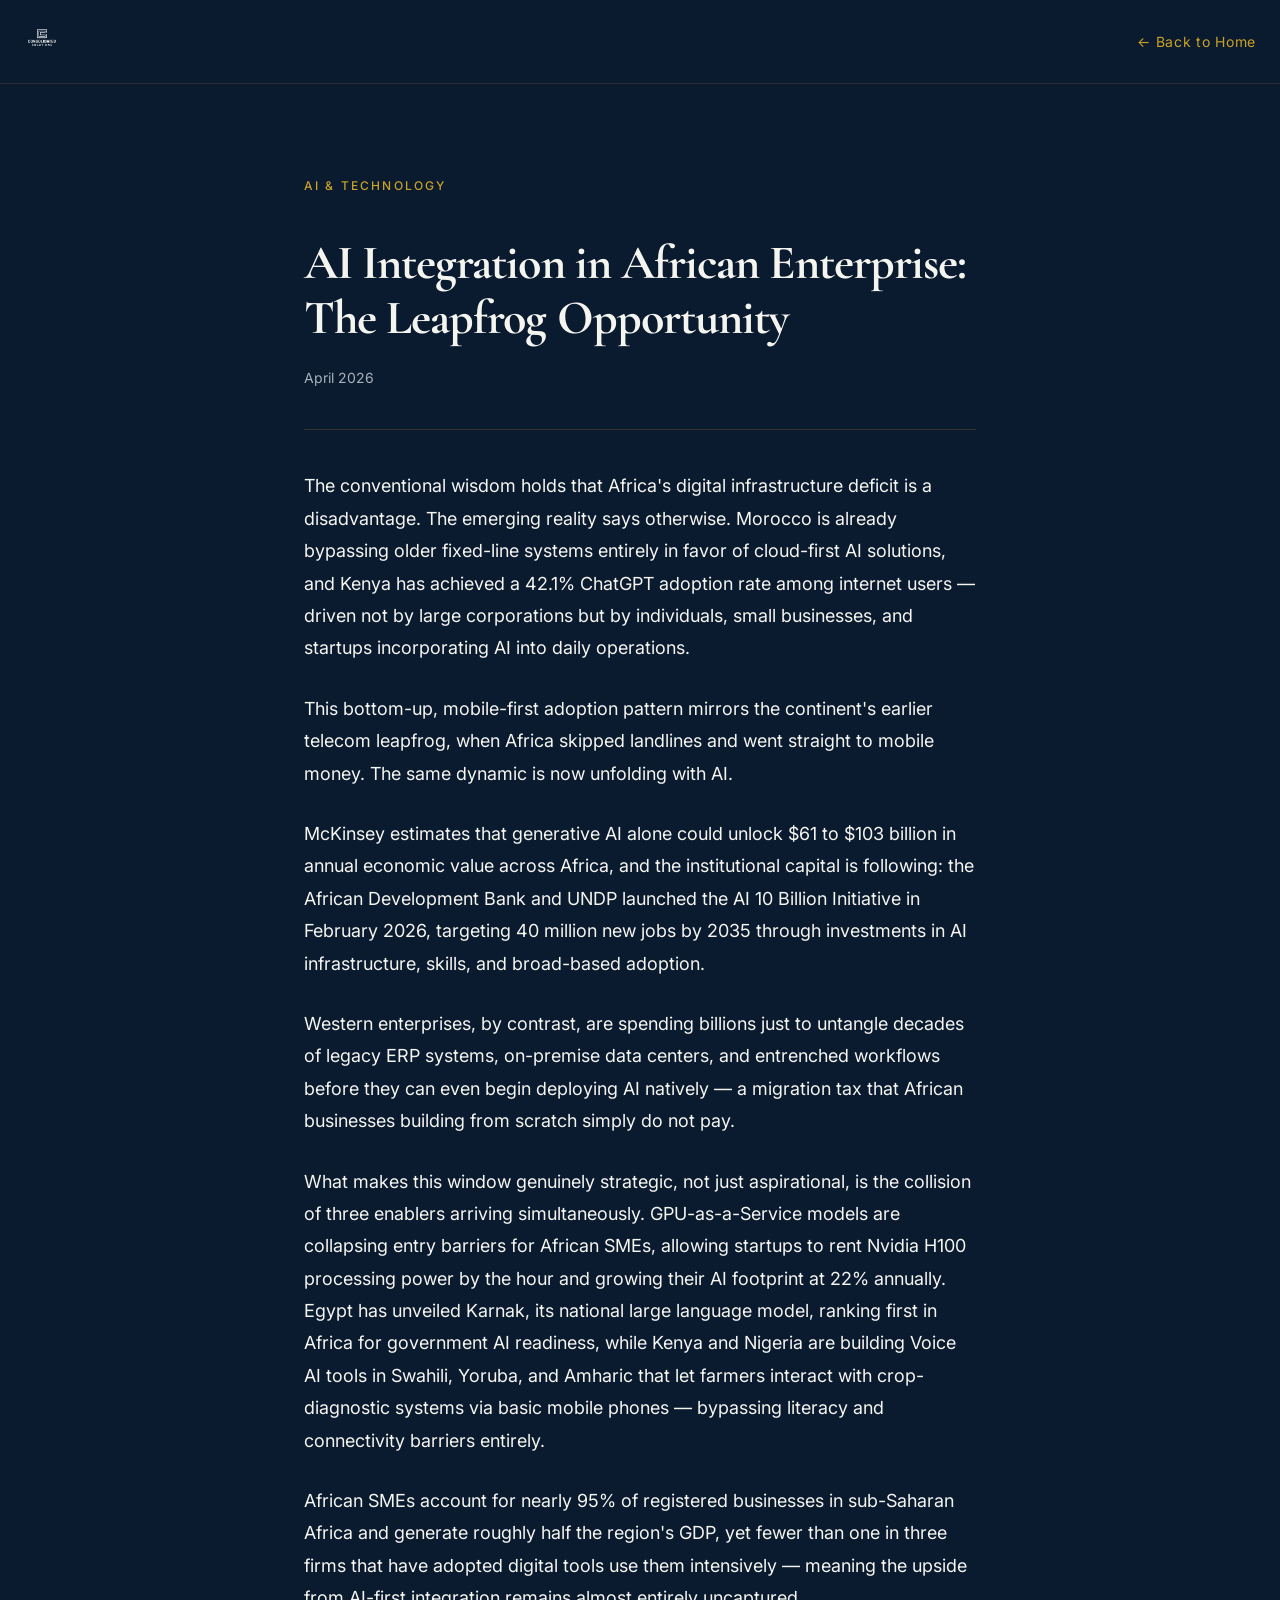
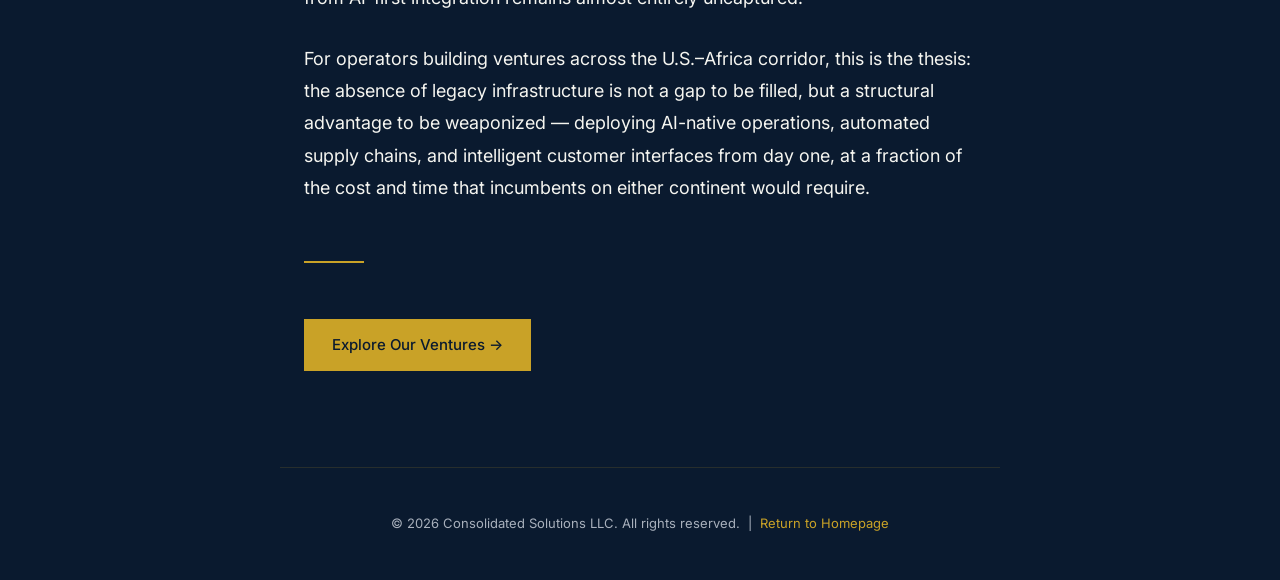
<file: insights/ai-integration-african-enterprise.html>
<!DOCTYPE html>
<html lang="en">
<head>
  <meta charset="UTF-8" />
  <meta name="viewport" content="width=device-width, initial-scale=1.0" />
  <title>AI Integration in African Enterprise: The Leapfrog Opportunity — Consolidated Solutions LLC</title>
  <meta name="description" content="African businesses are not burdened by legacy infrastructure. This creates a rare window to deploy AI-first operations from the ground up — skipping the migration cycles that hamper Western incumbents." />
  <meta property="og:title" content="AI Integration in African Enterprise: The Leapfrog Opportunity" />
  <meta property="og:description" content="African businesses are not burdened by legacy infrastructure. This creates a rare window to deploy AI-first operations from the ground up — skipping the migration cycles that hamper Western incumbents." />
  <meta property="og:type" content="article" />
  <meta property="og:url" content="https://www.consolidatedsolutionsgoc.com/insights/ai-integration-african-enterprise.html" />
  <link rel="canonical" href="https://www.consolidatedsolutionsgoc.com/insights/ai-integration-african-enterprise.html" />
  <link rel="icon" type="image/png" href="../assets/images/favicon.png" />
  <link rel="preconnect" href="https://fonts.googleapis.com" />
  <link rel="preconnect" href="https://fonts.gstatic.com" crossorigin />
  <link href="https://fonts.googleapis.com/css2?family=Cormorant+Garamond:wght@600;700&family=Inter:wght@400;500&display=swap" rel="stylesheet" />
  <link rel="stylesheet" href="../css/styles.css" />
  <style>
    body { background-color: #0A1A2F; color: #F5F5F0; }
    .article-nav {
      position: sticky;
      top: 0;
      z-index: 100;
      background-color: #0A1A2F;
      border-bottom: 1px solid rgba(201,162,39,0.15);
      padding: 1.25rem 0;
    }
    .article-nav-inner {
      max-width: 1280px;
      margin: 0 auto;
      padding: 0 1.5rem;
      display: flex;
      align-items: center;
      justify-content: space-between;
    }
    .back-link {
      font-family: 'Inter', sans-serif;
      font-size: 0.875rem;
      color: #C9A227;
      text-decoration: none;
      letter-spacing: 0.05em;
      transition: opacity 0.2s;
    }
    .back-link:hover { opacity: 0.75; }
    .article-body {
      max-width: 720px;
      margin: 0 auto;
      padding: 5rem 1.5rem 6rem;
    }
    .article-eyebrow {
      font-family: 'Inter', sans-serif;
      font-size: 0.75rem;
      font-weight: 500;
      letter-spacing: 0.18em;
      text-transform: uppercase;
      color: #C9A227;
      margin-bottom: 1.25rem;
    }
    .article-headline {
      font-family: 'Cormorant Garamond', serif;
      font-size: clamp(2rem, 5vw, 3rem);
      font-weight: 700;
      letter-spacing: -0.02em;
      line-height: 1.15;
      color: #F5F5F0;
      margin-bottom: 1.25rem;
    }
    .article-date {
      font-family: 'Inter', sans-serif;
      font-size: 0.875rem;
      color: #A8B0BC;
      margin-bottom: 2.5rem;
      padding-bottom: 2.5rem;
      border-bottom: 1px solid rgba(201,162,39,0.2);
    }
    .article-text p {
      font-family: 'Inter', sans-serif;
      font-size: 1.125rem;
      line-height: 1.8;
      color: #F5F5F0;
      margin-bottom: 1.75rem;
    }
    .article-divider {
      width: 60px;
      height: 2px;
      background-color: #C9A227;
      margin: 3.5rem 0;
    }
    .article-cta {
      display: inline-flex;
      align-items: center;
      gap: 0.5rem;
      font-family: 'Inter', sans-serif;
      font-size: 0.9375rem;
      font-weight: 500;
      color: #0A1A2F;
      background-color: #C9A227;
      padding: 0.875rem 1.75rem;
      text-decoration: none;
      transition: opacity 0.2s;
    }
    .article-cta:hover { opacity: 0.85; }
    .article-footer {
      border-top: 1px solid rgba(201,162,39,0.15);
      padding: 2rem 0;
      text-align: center;
      font-family: 'Inter', sans-serif;
      font-size: 0.8125rem;
      color: #A8B0BC;
      max-width: 720px;
      margin: 0 auto;
      padding-left: 1.5rem;
      padding-right: 1.5rem;
    }
    .article-footer a { color: #C9A227; text-decoration: none; }
    .article-footer a:hover { text-decoration: underline; }
  </style>
</head>
<body>

  <!-- Article Navigation -->
  <nav class="article-nav" aria-label="Article navigation">
    <div class="article-nav-inner">
      <a href="../index.html" aria-label="Consolidated Solutions LLC homepage">
        <img src="../assets/images/logo-white.png" alt="Consolidated Solutions LLC" height="36" style="height:36px;width:auto;" />
      </a>
      <a href="../index.html" class="back-link">← Back to Home</a>
    </div>
  </nav>

  <!-- Article Content -->
  <main>
    <article class="article-body">
      <p class="article-eyebrow">AI &amp; Technology</p>
      <h1 class="article-headline">AI Integration in African Enterprise: The Leapfrog Opportunity</h1>
      <p class="article-date">April 2026</p>

      <div class="article-text">
        <p>The conventional wisdom holds that Africa's digital infrastructure deficit is a disadvantage. The emerging reality says otherwise. Morocco is already bypassing older fixed-line systems entirely in favor of cloud-first AI solutions, and Kenya has achieved a 42.1% ChatGPT adoption rate among internet users — driven not by large corporations but by individuals, small businesses, and startups incorporating AI into daily operations.</p>

        <p>This bottom-up, mobile-first adoption pattern mirrors the continent's earlier telecom leapfrog, when Africa skipped landlines and went straight to mobile money. The same dynamic is now unfolding with AI.</p>

        <p>McKinsey estimates that generative AI alone could unlock $61 to $103 billion in annual economic value across Africa, and the institutional capital is following: the African Development Bank and UNDP launched the AI 10 Billion Initiative in February 2026, targeting 40 million new jobs by 2035 through investments in AI infrastructure, skills, and broad-based adoption.</p>

        <p>Western enterprises, by contrast, are spending billions just to untangle decades of legacy ERP systems, on-premise data centers, and entrenched workflows before they can even begin deploying AI natively — a migration tax that African businesses building from scratch simply do not pay.</p>

        <p>What makes this window genuinely strategic, not just aspirational, is the collision of three enablers arriving simultaneously. GPU-as-a-Service models are collapsing entry barriers for African SMEs, allowing startups to rent Nvidia H100 processing power by the hour and growing their AI footprint at 22% annually. Egypt has unveiled Karnak, its national large language model, ranking first in Africa for government AI readiness, while Kenya and Nigeria are building Voice AI tools in Swahili, Yoruba, and Amharic that let farmers interact with crop-diagnostic systems via basic mobile phones — bypassing literacy and connectivity barriers entirely.</p>

        <p>African SMEs account for nearly 95% of registered businesses in sub-Saharan Africa and generate roughly half the region's GDP, yet fewer than one in three firms that have adopted digital tools use them intensively — meaning the upside from AI-first integration remains almost entirely uncaptured.</p>

        <p>For operators building ventures across the U.S.–Africa corridor, this is the thesis: the absence of legacy infrastructure is not a gap to be filled, but a structural advantage to be weaponized — deploying AI-native operations, automated supply chains, and intelligent customer interfaces from day one, at a fraction of the cost and time that incumbents on either continent would require.</p>
      </div>

      <div class="article-divider"></div>

      <a href="../index.html#ventures" class="article-cta">
        Explore Our Ventures →
      </a>
    </article>
  </main>

  <!-- Minimal Footer -->
  <footer class="article-footer">
    <p>&copy; 2026 Consolidated Solutions LLC. All rights reserved. &nbsp;|&nbsp; <a href="../index.html">Return to Homepage</a></p>
  </footer>

</body>
</html>
</file>
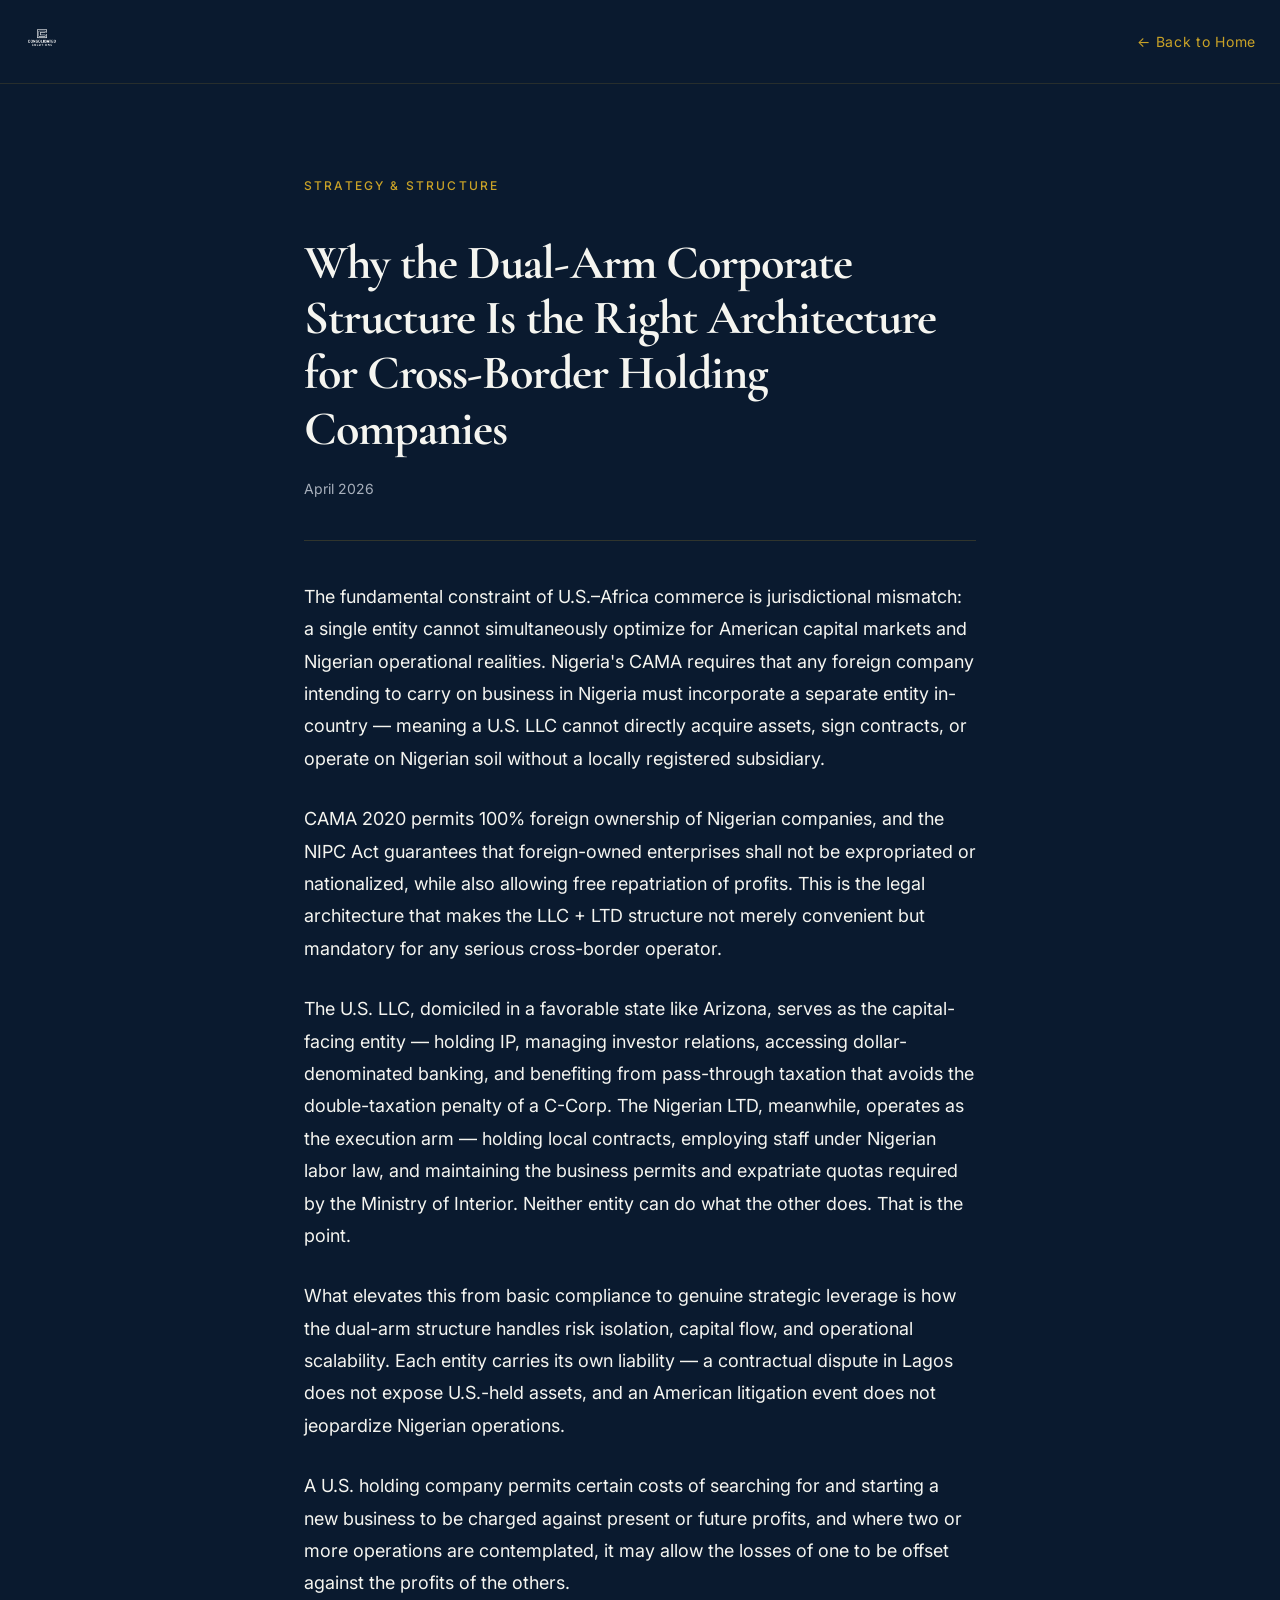
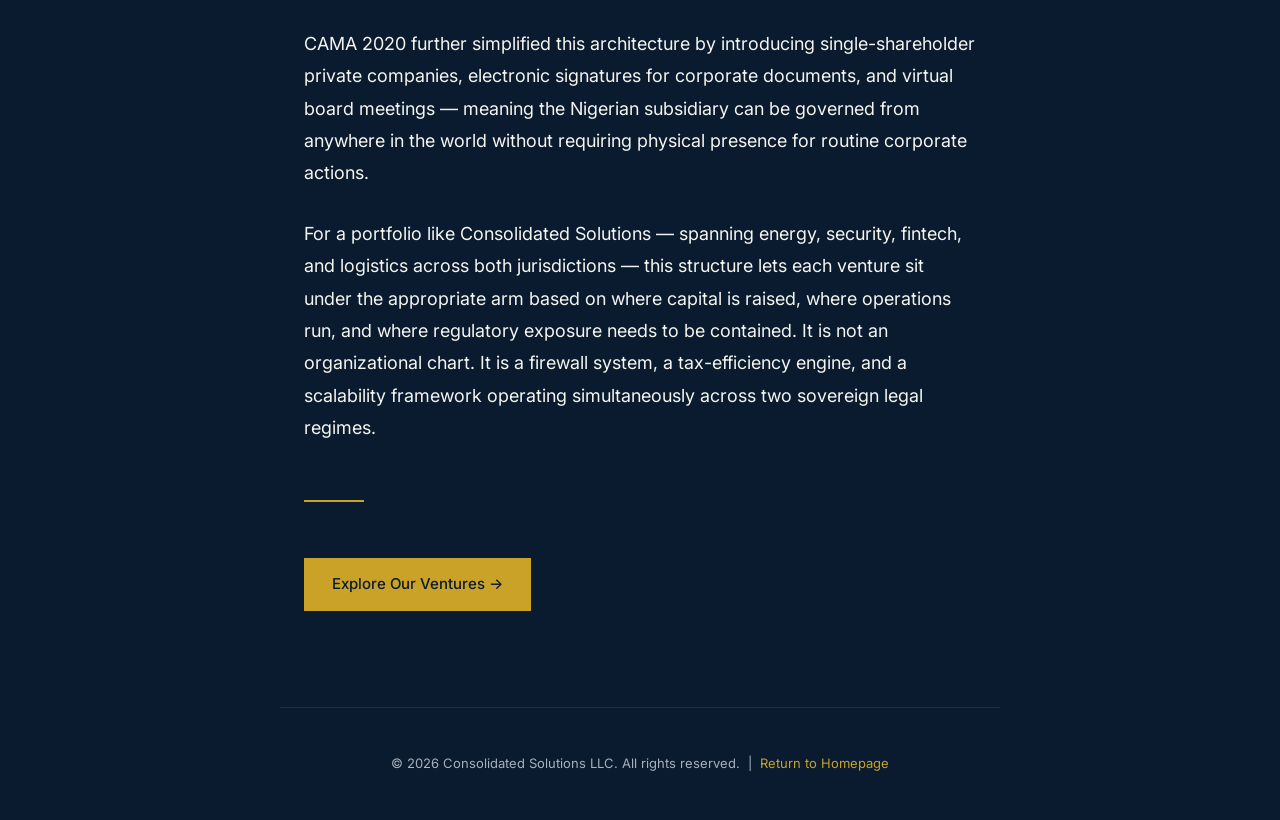
<file: insights/dual-arm-corporate-structure.html>
<!DOCTYPE html>
<html lang="en">
<head>
  <meta charset="UTF-8" />
  <meta name="viewport" content="width=device-width, initial-scale=1.0" />
  <title>Why the Dual-Arm Corporate Structure Is the Right Architecture for Cross-Border Holding Companies — Consolidated Solutions LLC</title>
  <meta name="description" content="A single entity cannot serve two masters. The LLC + LTD structure gives Consolidated Solutions the legal, tax, and operational flexibility to operate at full capacity in both jurisdictions simultaneously." />
  <meta property="og:title" content="Why the Dual-Arm Corporate Structure Is the Right Architecture for Cross-Border Holding Companies" />
  <meta property="og:description" content="A single entity cannot serve two masters. The LLC + LTD structure gives Consolidated Solutions the legal, tax, and operational flexibility to operate at full capacity in both jurisdictions simultaneously." />
  <meta property="og:type" content="article" />
  <meta property="og:url" content="https://www.consolidatedsolutionsgoc.com/insights/dual-arm-corporate-structure.html" />
  <link rel="canonical" href="https://www.consolidatedsolutionsgoc.com/insights/dual-arm-corporate-structure.html" />
  <link rel="icon" type="image/png" href="../assets/images/favicon.png" />
  <link rel="preconnect" href="https://fonts.googleapis.com" />
  <link rel="preconnect" href="https://fonts.gstatic.com" crossorigin />
  <link href="https://fonts.googleapis.com/css2?family=Cormorant+Garamond:wght@600;700&family=Inter:wght@400;500&display=swap" rel="stylesheet" />
  <link rel="stylesheet" href="../css/styles.css" />
  <style>
    body { background-color: #0A1A2F; color: #F5F5F0; }
    .article-nav {
      position: sticky;
      top: 0;
      z-index: 100;
      background-color: #0A1A2F;
      border-bottom: 1px solid rgba(201,162,39,0.15);
      padding: 1.25rem 0;
    }
    .article-nav-inner {
      max-width: 1280px;
      margin: 0 auto;
      padding: 0 1.5rem;
      display: flex;
      align-items: center;
      justify-content: space-between;
    }
    .back-link {
      font-family: 'Inter', sans-serif;
      font-size: 0.875rem;
      color: #C9A227;
      text-decoration: none;
      letter-spacing: 0.05em;
      transition: opacity 0.2s;
    }
    .back-link:hover { opacity: 0.75; }
    .article-body {
      max-width: 720px;
      margin: 0 auto;
      padding: 5rem 1.5rem 6rem;
    }
    .article-eyebrow {
      font-family: 'Inter', sans-serif;
      font-size: 0.75rem;
      font-weight: 500;
      letter-spacing: 0.18em;
      text-transform: uppercase;
      color: #C9A227;
      margin-bottom: 1.25rem;
    }
    .article-headline {
      font-family: 'Cormorant Garamond', serif;
      font-size: clamp(2rem, 5vw, 3rem);
      font-weight: 700;
      letter-spacing: -0.02em;
      line-height: 1.15;
      color: #F5F5F0;
      margin-bottom: 1.25rem;
    }
    .article-date {
      font-family: 'Inter', sans-serif;
      font-size: 0.875rem;
      color: #A8B0BC;
      margin-bottom: 2.5rem;
      padding-bottom: 2.5rem;
      border-bottom: 1px solid rgba(201,162,39,0.2);
    }
    .article-text p {
      font-family: 'Inter', sans-serif;
      font-size: 1.125rem;
      line-height: 1.8;
      color: #F5F5F0;
      margin-bottom: 1.75rem;
    }
    .article-divider {
      width: 60px;
      height: 2px;
      background-color: #C9A227;
      margin: 3.5rem 0;
    }
    .article-cta {
      display: inline-flex;
      align-items: center;
      gap: 0.5rem;
      font-family: 'Inter', sans-serif;
      font-size: 0.9375rem;
      font-weight: 500;
      color: #0A1A2F;
      background-color: #C9A227;
      padding: 0.875rem 1.75rem;
      text-decoration: none;
      transition: opacity 0.2s;
    }
    .article-cta:hover { opacity: 0.85; }
    .article-footer {
      border-top: 1px solid rgba(201,162,39,0.15);
      padding: 2rem 0;
      text-align: center;
      font-family: 'Inter', sans-serif;
      font-size: 0.8125rem;
      color: #A8B0BC;
      max-width: 720px;
      margin: 0 auto;
      padding-left: 1.5rem;
      padding-right: 1.5rem;
    }
    .article-footer a { color: #C9A227; text-decoration: none; }
    .article-footer a:hover { text-decoration: underline; }
  </style>
</head>
<body>

  <!-- Article Navigation -->
  <nav class="article-nav" aria-label="Article navigation">
    <div class="article-nav-inner">
      <a href="../index.html" aria-label="Consolidated Solutions LLC homepage">
        <img src="../assets/images/logo-white.png" alt="Consolidated Solutions LLC" height="36" style="height:36px;width:auto;" />
      </a>
      <a href="../index.html" class="back-link">← Back to Home</a>
    </div>
  </nav>

  <!-- Article Content -->
  <main>
    <article class="article-body">
      <p class="article-eyebrow">Strategy &amp; Structure</p>
      <h1 class="article-headline">Why the Dual-Arm Corporate Structure Is the Right Architecture for Cross-Border Holding Companies</h1>
      <p class="article-date">April 2026</p>

      <div class="article-text">
        <p>The fundamental constraint of U.S.–Africa commerce is jurisdictional mismatch: a single entity cannot simultaneously optimize for American capital markets and Nigerian operational realities. Nigeria's CAMA requires that any foreign company intending to carry on business in Nigeria must incorporate a separate entity in-country — meaning a U.S. LLC cannot directly acquire assets, sign contracts, or operate on Nigerian soil without a locally registered subsidiary.</p>

        <p>CAMA 2020 permits 100% foreign ownership of Nigerian companies, and the NIPC Act guarantees that foreign-owned enterprises shall not be expropriated or nationalized, while also allowing free repatriation of profits. This is the legal architecture that makes the LLC + LTD structure not merely convenient but mandatory for any serious cross-border operator.</p>

        <p>The U.S. LLC, domiciled in a favorable state like Arizona, serves as the capital-facing entity — holding IP, managing investor relations, accessing dollar-denominated banking, and benefiting from pass-through taxation that avoids the double-taxation penalty of a C-Corp. The Nigerian LTD, meanwhile, operates as the execution arm — holding local contracts, employing staff under Nigerian labor law, and maintaining the business permits and expatriate quotas required by the Ministry of Interior. Neither entity can do what the other does. That is the point.</p>

        <p>What elevates this from basic compliance to genuine strategic leverage is how the dual-arm structure handles risk isolation, capital flow, and operational scalability. Each entity carries its own liability — a contractual dispute in Lagos does not expose U.S.-held assets, and an American litigation event does not jeopardize Nigerian operations.</p>

        <p>A U.S. holding company permits certain costs of searching for and starting a new business to be charged against present or future profits, and where two or more operations are contemplated, it may allow the losses of one to be offset against the profits of the others.</p>

        <p>CAMA 2020 further simplified this architecture by introducing single-shareholder private companies, electronic signatures for corporate documents, and virtual board meetings — meaning the Nigerian subsidiary can be governed from anywhere in the world without requiring physical presence for routine corporate actions.</p>

        <p>For a portfolio like Consolidated Solutions — spanning energy, security, fintech, and logistics across both jurisdictions — this structure lets each venture sit under the appropriate arm based on where capital is raised, where operations run, and where regulatory exposure needs to be contained. It is not an organizational chart. It is a firewall system, a tax-efficiency engine, and a scalability framework operating simultaneously across two sovereign legal regimes.</p>
      </div>

      <div class="article-divider"></div>

      <a href="../index.html#ventures" class="article-cta">
        Explore Our Ventures →
      </a>
    </article>
  </main>

  <!-- Minimal Footer -->
  <footer class="article-footer">
    <p>&copy; 2026 Consolidated Solutions LLC. All rights reserved. &nbsp;|&nbsp; <a href="../index.html">Return to Homepage</a></p>
  </footer>

</body>
</html>
</file>
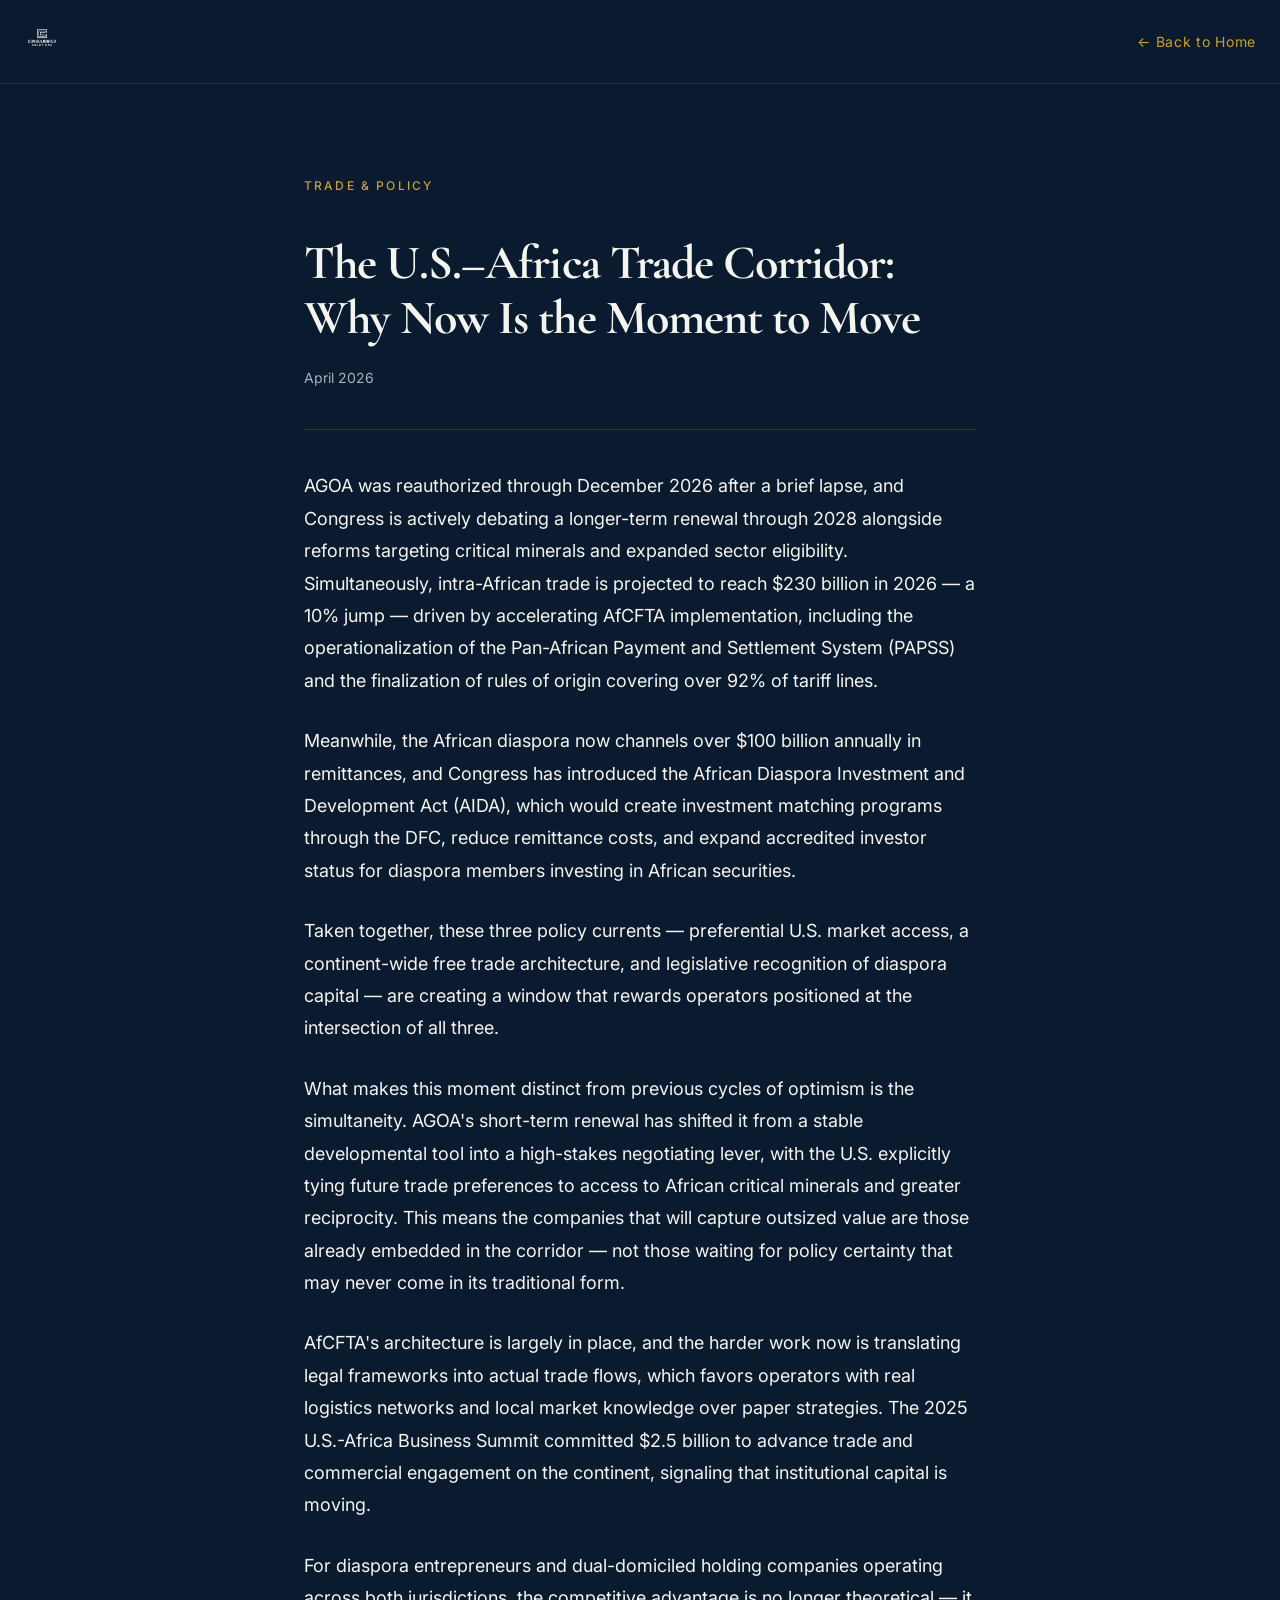
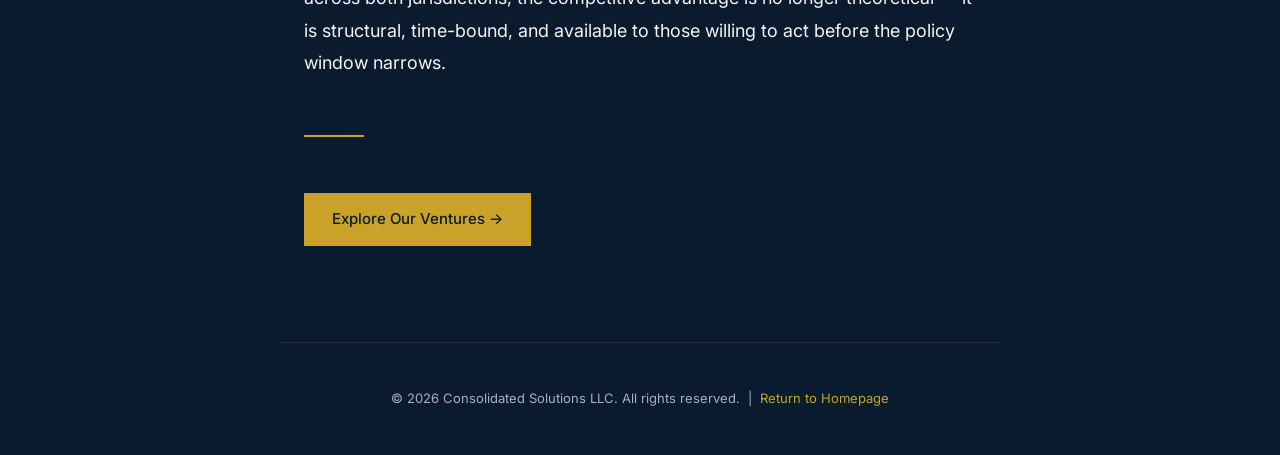
<file: insights/us-africa-trade-corridor.html>
<!DOCTYPE html>
<html lang="en">
<head>
  <meta charset="UTF-8" />
  <meta name="viewport" content="width=device-width, initial-scale=1.0" />
  <title>The U.S.–Africa Trade Corridor: Why Now Is the Moment to Move — Consolidated Solutions LLC</title>
  <meta name="description" content="Three structural forces — AGOA reauthorization, AfCFTA acceleration, and diaspora capital legislation — are converging to create a window that rewards operators already embedded in the corridor." />
  <meta property="og:title" content="The U.S.–Africa Trade Corridor: Why Now Is the Moment to Move" />
  <meta property="og:description" content="Three structural forces — AGOA reauthorization, AfCFTA acceleration, and diaspora capital legislation — are converging to create a window that rewards operators already embedded in the corridor." />
  <meta property="og:type" content="article" />
  <meta property="og:url" content="https://www.consolidatedsolutionsgoc.com/insights/us-africa-trade-corridor.html" />
  <link rel="canonical" href="https://www.consolidatedsolutionsgoc.com/insights/us-africa-trade-corridor.html" />
  <link rel="icon" type="image/png" href="../assets/images/favicon.png" />
  <link rel="preconnect" href="https://fonts.googleapis.com" />
  <link rel="preconnect" href="https://fonts.gstatic.com" crossorigin />
  <link href="https://fonts.googleapis.com/css2?family=Cormorant+Garamond:wght@600;700&family=Inter:wght@400;500&display=swap" rel="stylesheet" />
  <link rel="stylesheet" href="../css/styles.css" />
  <style>
    body { background-color: #0A1A2F; color: #F5F5F0; }
    .article-nav {
      position: sticky;
      top: 0;
      z-index: 100;
      background-color: #0A1A2F;
      border-bottom: 1px solid rgba(201,162,39,0.15);
      padding: 1.25rem 0;
    }
    .article-nav-inner {
      max-width: 1280px;
      margin: 0 auto;
      padding: 0 1.5rem;
      display: flex;
      align-items: center;
      justify-content: space-between;
    }
    .back-link {
      font-family: 'Inter', sans-serif;
      font-size: 0.875rem;
      color: #C9A227;
      text-decoration: none;
      letter-spacing: 0.05em;
      transition: opacity 0.2s;
    }
    .back-link:hover { opacity: 0.75; }
    .article-body {
      max-width: 720px;
      margin: 0 auto;
      padding: 5rem 1.5rem 6rem;
    }
    .article-eyebrow {
      font-family: 'Inter', sans-serif;
      font-size: 0.75rem;
      font-weight: 500;
      letter-spacing: 0.18em;
      text-transform: uppercase;
      color: #C9A227;
      margin-bottom: 1.25rem;
    }
    .article-headline {
      font-family: 'Cormorant Garamond', serif;
      font-size: clamp(2rem, 5vw, 3rem);
      font-weight: 700;
      letter-spacing: -0.02em;
      line-height: 1.15;
      color: #F5F5F0;
      margin-bottom: 1.25rem;
    }
    .article-date {
      font-family: 'Inter', sans-serif;
      font-size: 0.875rem;
      color: #A8B0BC;
      margin-bottom: 2.5rem;
      padding-bottom: 2.5rem;
      border-bottom: 1px solid rgba(201,162,39,0.2);
    }
    .article-text p {
      font-family: 'Inter', sans-serif;
      font-size: 1.125rem;
      line-height: 1.8;
      color: #F5F5F0;
      margin-bottom: 1.75rem;
    }
    .article-divider {
      width: 60px;
      height: 2px;
      background-color: #C9A227;
      margin: 3.5rem 0;
    }
    .article-cta {
      display: inline-flex;
      align-items: center;
      gap: 0.5rem;
      font-family: 'Inter', sans-serif;
      font-size: 0.9375rem;
      font-weight: 500;
      color: #0A1A2F;
      background-color: #C9A227;
      padding: 0.875rem 1.75rem;
      text-decoration: none;
      transition: opacity 0.2s;
    }
    .article-cta:hover { opacity: 0.85; }
    .article-footer {
      border-top: 1px solid rgba(201,162,39,0.15);
      padding: 2rem 0;
      text-align: center;
      font-family: 'Inter', sans-serif;
      font-size: 0.8125rem;
      color: #A8B0BC;
      max-width: 720px;
      margin: 0 auto;
      padding-left: 1.5rem;
      padding-right: 1.5rem;
    }
    .article-footer a { color: #C9A227; text-decoration: none; }
    .article-footer a:hover { text-decoration: underline; }
  </style>
</head>
<body>

  <!-- Article Navigation -->
  <nav class="article-nav" aria-label="Article navigation">
    <div class="article-nav-inner">
      <a href="../index.html" aria-label="Consolidated Solutions LLC homepage">
        <img src="../assets/images/logo-white.png" alt="Consolidated Solutions LLC" height="36" style="height:36px;width:auto;" />
      </a>
      <a href="../index.html" class="back-link">← Back to Home</a>
    </div>
  </nav>

  <!-- Article Content -->
  <main>
    <article class="article-body">
      <p class="article-eyebrow">Trade &amp; Policy</p>
      <h1 class="article-headline">The U.S.–Africa Trade Corridor: Why Now Is the Moment to Move</h1>
      <p class="article-date">April 2026</p>

      <div class="article-text">
        <p>AGOA was reauthorized through December 2026 after a brief lapse, and Congress is actively debating a longer-term renewal through 2028 alongside reforms targeting critical minerals and expanded sector eligibility. Simultaneously, intra-African trade is projected to reach $230 billion in 2026 — a 10% jump — driven by accelerating AfCFTA implementation, including the operationalization of the Pan-African Payment and Settlement System (PAPSS) and the finalization of rules of origin covering over 92% of tariff lines.</p>

        <p>Meanwhile, the African diaspora now channels over $100 billion annually in remittances, and Congress has introduced the African Diaspora Investment and Development Act (AIDA), which would create investment matching programs through the DFC, reduce remittance costs, and expand accredited investor status for diaspora members investing in African securities.</p>

        <p>Taken together, these three policy currents — preferential U.S. market access, a continent-wide free trade architecture, and legislative recognition of diaspora capital — are creating a window that rewards operators positioned at the intersection of all three.</p>

        <p>What makes this moment distinct from previous cycles of optimism is the simultaneity. AGOA's short-term renewal has shifted it from a stable developmental tool into a high-stakes negotiating lever, with the U.S. explicitly tying future trade preferences to access to African critical minerals and greater reciprocity. This means the companies that will capture outsized value are those already embedded in the corridor — not those waiting for policy certainty that may never come in its traditional form.</p>

        <p>AfCFTA's architecture is largely in place, and the harder work now is translating legal frameworks into actual trade flows, which favors operators with real logistics networks and local market knowledge over paper strategies. The 2025 U.S.-Africa Business Summit committed $2.5 billion to advance trade and commercial engagement on the continent, signaling that institutional capital is moving.</p>

        <p>For diaspora entrepreneurs and dual-domiciled holding companies operating across both jurisdictions, the competitive advantage is no longer theoretical — it is structural, time-bound, and available to those willing to act before the policy window narrows.</p>
      </div>

      <div class="article-divider"></div>

      <a href="../index.html#ventures" class="article-cta">
        Explore Our Ventures →
      </a>
    </article>
  </main>

  <!-- Minimal Footer -->
  <footer class="article-footer">
    <p>&copy; 2026 Consolidated Solutions LLC. All rights reserved. &nbsp;|&nbsp; <a href="../index.html">Return to Homepage</a></p>
  </footer>

</body>
</html>
</file>
<file: css/styles.css>
/* ============================================================
   CONSOLIDATED SOLUTIONS LLC — DESIGN SYSTEM
   Brand Colors: Deep Navy #0A1A2F | Gold #C9A227 | Off-White #F5F5F0
   Typography: Playfair Display (serif) + Inter (sans)
============================================================ */

/* ── Google Fonts already loaded via HTML link tag ── */

/* ── CSS Custom Properties ── */
:root {
  --color-deep-navy: #0A1A2F;
  --color-slate-gray: #2C3A47;
  --color-gold: #C9A227;
  --color-off-white: #F5F5F0;
  --color-light-slate: #A8B0BC;
  --hero-overlay: linear-gradient(180deg, rgba(10,26,47,0.55) 0%, rgba(10,26,47,0.85) 100%);
  --transition-smooth: cubic-bezier(0.16, 1, 0.3, 1);
  --max-content: 1280px;
}

/* ── Base Reset ── */
*, *::before, *::after {
  box-sizing: border-box;
}

html {
  scroll-behavior: smooth;
  -webkit-text-size-adjust: 100%;
}

body {
  margin: 0;
  background-color: var(--color-deep-navy);
  color: var(--color-off-white);
  font-family: 'Inter', system-ui, -apple-system, sans-serif;
  line-height: 1.65;
  -webkit-font-smoothing: antialiased;
  -moz-osx-font-smoothing: grayscale;
}

/* ── Focus Styles (WCAG AA) ── */
.focus-gold:focus-visible,
a:focus-visible,
button:focus-visible,
input:focus-visible,
select:focus-visible,
textarea:focus-visible {
  outline: 2px solid var(--color-gold);
  outline-offset: 3px;
  border-radius: 2px;
}

/* ── Typography ── */
.eyebrow {
  font-family: 'Inter', sans-serif;
  font-size: 12px;
  font-weight: 500;
  letter-spacing: 0.18em;
  text-transform: uppercase;
  color: var(--color-gold);
  display: block;
}

.section-heading {
  font-family: 'Playfair Display', Georgia, serif;
  font-size: clamp(2rem, 4vw, 3rem);
  font-weight: 700;
  letter-spacing: -0.02em;
  line-height: 1.15;
  color: var(--color-off-white);
}

.body-text {
  font-family: 'Inter', sans-serif;
  font-size: 1rem;
  font-weight: 400;
  line-height: 1.75;
  color: var(--color-light-slate);
}

/* ── Layout ── */
.section-padding {
  padding-top: 120px;
  padding-bottom: 120px;
}

@media (max-width: 768px) {
  .section-padding {
    padding-top: 64px;
    padding-bottom: 64px;
  }
}

/* ── Navigation ── */
#navbar {
  background-color: transparent;
}

#navbar.scrolled {
  background-color: var(--color-deep-navy);
  box-shadow: 0 1px 0 rgba(201, 162, 39, 0.15);
}

.nav-link {
  font-family: 'Inter', sans-serif;
  font-size: 0.875rem;
  font-weight: 500;
  color: var(--color-off-white);
  text-decoration: none;
  transition: color 0.2s ease;
  position: relative;
}

.nav-link::after {
  content: '';
  position: absolute;
  bottom: -4px;
  left: 0;
  width: 0;
  height: 1px;
  background-color: var(--color-gold);
  transition: width 0.25s var(--transition-smooth);
}

.nav-link:hover {
  color: var(--color-gold);
}

.nav-link:hover::after {
  width: 100%;
}

.mobile-nav-link {
  font-family: 'Playfair Display', serif;
  font-size: 2rem;
  font-weight: 600;
  color: var(--color-off-white);
  text-decoration: none;
  transition: color 0.2s ease;
  display: block;
}

.mobile-nav-link:hover {
  color: var(--color-gold);
}

/* Hamburger */
.hamburger-line {
  display: block;
  width: 24px;
  height: 2px;
  background-color: var(--color-gold);
  transition: transform 0.3s ease, opacity 0.3s ease;
}

#menu-toggle.open .hamburger-line:nth-child(1) {
  transform: translateY(7px) rotate(45deg);
}

#menu-toggle.open .hamburger-line:nth-child(2) {
  opacity: 0;
}

#menu-toggle.open .hamburger-line:nth-child(3) {
  transform: translateY(-7px) rotate(-45deg);
}

/* Mobile menu */
#mobile-menu.open {
  opacity: 1;
  pointer-events: auto;
}

/* ── Buttons ── */
.btn-gold-solid {
  display: inline-flex;
  align-items: center;
  justify-content: center;
  padding: 14px 28px;
  background-color: var(--color-gold);
  color: var(--color-deep-navy);
  font-family: 'Inter', sans-serif;
  font-size: 0.875rem;
  font-weight: 600;
  letter-spacing: 0.02em;
  text-decoration: none;
  border: 2px solid var(--color-gold);
  cursor: pointer;
  transition: background-color 0.25s ease, color 0.25s ease;
  position: relative;
  overflow: hidden;
  white-space: nowrap;
  min-height: 44px;
  min-width: 44px;
}

.btn-gold-solid::before {
  content: '';
  position: absolute;
  top: 0;
  left: -100%;
  width: 100%;
  height: 100%;
  background-color: rgba(255, 255, 255, 0.1);
  transition: left 0.25s ease;
}

.btn-gold-solid:hover::before {
  left: 0;
}

.btn-gold-outline {
  display: inline-flex;
  align-items: center;
  justify-content: center;
  padding: 14px 28px;
  background-color: transparent;
  color: var(--color-gold);
  font-family: 'Inter', sans-serif;
  font-size: 0.875rem;
  font-weight: 600;
  letter-spacing: 0.02em;
  text-decoration: none;
  border: 2px solid var(--color-gold);
  cursor: pointer;
  transition: background-color 0.25s ease, color 0.25s ease;
  position: relative;
  overflow: hidden;
  white-space: nowrap;
  min-height: 44px;
  min-width: 44px;
}

.btn-gold-outline::before {
  content: '';
  position: absolute;
  top: 0;
  left: -100%;
  width: 100%;
  height: 100%;
  background-color: var(--color-gold);
  transition: left 0.25s ease;
  z-index: 0;
}

.btn-gold-outline:hover::before {
  left: 0;
}

.btn-gold-outline:hover {
  color: var(--color-deep-navy);
}

.btn-gold-outline > * {
  position: relative;
  z-index: 1;
}

.btn-gold-outline span,
.btn-gold-outline {
  position: relative;
}

.btn-gold-text {
  display: inline-flex;
  align-items: center;
  color: var(--color-gold);
  font-family: 'Inter', sans-serif;
  font-size: 0.875rem;
  font-weight: 600;
  text-decoration: none;
  transition: gap 0.2s ease;
  gap: 4px;
  min-height: 44px;
  padding: 4px 0;
}

.btn-gold-text:hover {
  gap: 8px;
}

/* ── Hero ── */
.hero-overlay {
  background: var(--hero-overlay);
}

/* Scroll cue animation */
.scroll-cue-line {
  width: 1px;
  height: 60px;
  background: linear-gradient(to bottom, transparent, var(--color-gold), transparent);
  animation: scrollCue 2s ease-in-out infinite;
}

@keyframes scrollCue {
  0% { transform: scaleY(0); transform-origin: top; opacity: 0; }
  30% { transform: scaleY(1); transform-origin: top; opacity: 1; }
  70% { transform: scaleY(1); transform-origin: bottom; opacity: 1; }
  100% { transform: scaleY(0); transform-origin: bottom; opacity: 0; }
}

/* ── Stats Bar ── */
.stat-item {
  display: flex;
  flex-direction: column;
  align-items: center;
  text-align: center;
  padding: 0 24px;
}

.stat-number {
  font-family: 'Playfair Display', serif;
  font-size: 2.25rem;
  font-weight: 700;
  color: var(--color-gold);
  line-height: 1;
  margin-bottom: 8px;
}

.stat-label {
  font-family: 'Inter', sans-serif;
  font-size: 0.75rem;
  font-weight: 500;
  letter-spacing: 0.1em;
  text-transform: uppercase;
  color: var(--color-light-slate);
}

/* ── Venture Cards ── */
.venture-card {
  background-color: var(--color-slate-gray);
  border: 1px solid rgba(201, 162, 39, 0.1);
  transition: border-color 0.3s ease, transform 0.3s var(--transition-smooth);
  overflow: hidden;
}

.venture-card:hover {
  border-color: rgba(201, 162, 39, 0.4);
  transform: translateY(-4px);
}

.venture-card-image img {
  transition: transform 0.5s var(--transition-smooth);
}

.venture-card:hover .venture-card-image img {
  transform: scale(1.04);
}

.venture-card-body {
  padding: 24px;
}

.venture-icon {
  width: 40px;
  height: 40px;
  display: flex;
  align-items: center;
  justify-content: center;
  color: var(--color-gold);
  margin-bottom: 16px;
}

.venture-title {
  font-family: 'Playfair Display', serif;
  font-size: 1.25rem;
  font-weight: 700;
  color: var(--color-off-white);
  margin: 0 0 10px;
}

.venture-desc {
  font-family: 'Inter', sans-serif;
  font-size: 0.875rem;
  line-height: 1.7;
  color: var(--color-light-slate);
  margin: 0 0 16px;
}

.venture-link {
  font-family: 'Inter', sans-serif;
  font-size: 0.8125rem;
  font-weight: 600;
  color: var(--color-gold);
  text-decoration: none;
  transition: gap 0.2s ease;
  display: inline-flex;
  align-items: center;
  gap: 4px;
  min-height: 44px;
  padding: 4px 0;
}

.venture-link:hover {
  gap: 8px;
}

.venture-card-cta {
  background: linear-gradient(135deg, var(--color-slate-gray) 0%, rgba(201, 162, 39, 0.08) 100%);
  border: 1px solid rgba(201, 162, 39, 0.25);
}

/* ── Global Reach ── */
.reach-item {
  display: flex;
  gap: 16px;
  align-items: flex-start;
}

.reach-flag,
.reach-icon {
  flex-shrink: 0;
  width: 40px;
  height: 40px;
  display: flex;
  align-items: center;
  justify-content: center;
  margin-top: 2px;
}

.reach-divider {
  height: 1px;
  background: rgba(201, 162, 39, 0.15);
}

/* ── Leader Cards ── */
.leader-card {
  background-color: var(--color-slate-gray);
  border: 1px solid rgba(201, 162, 39, 0.1);
  overflow: hidden;
  transition: border-color 0.3s ease;
}

.leader-card:hover {
  border-color: rgba(201, 162, 39, 0.35);
}

.leader-image-wrap {
  position: relative;
  overflow: hidden;
}

.leader-image-overlay {
  position: absolute;
  bottom: 0;
  left: 0;
  right: 0;
  height: 40%;
  background: linear-gradient(to top, var(--color-slate-gray), transparent);
}

.leader-info {
  padding: 20px 24px 24px;
}

.leader-name {
  font-family: 'Playfair Display', serif;
  font-size: 1.25rem;
  font-weight: 700;
  color: var(--color-off-white);
  margin: 0 0 4px;
}

.leader-title {
  font-family: 'Inter', sans-serif;
  font-size: 0.8125rem;
  font-weight: 500;
  color: var(--color-gold);
  letter-spacing: 0.05em;
  text-transform: uppercase;
  margin: 0 0 12px;
}

.leader-bio {
  font-family: 'Inter', sans-serif;
  font-size: 0.875rem;
  line-height: 1.65;
  color: var(--color-light-slate);
  margin: 0;
}

/* ── Insight Cards ── */
.insight-card {
  border-bottom: 1px solid rgba(201, 162, 39, 0.1);
  padding-bottom: 8px;
  transition: border-color 0.3s ease;
}

.insight-card:hover {
  border-color: rgba(201, 162, 39, 0.35);
}

/* ── Contact Form ── */
.form-group {
  display: flex;
  flex-direction: column;
  gap: 6px;
}

.form-label {
  font-family: 'Inter', sans-serif;
  font-size: 0.8125rem;
  font-weight: 500;
  color: var(--color-off-white);
  letter-spacing: 0.02em;
}

.form-input {
  background-color: rgba(44, 58, 71, 0.6);
  border: 1px solid rgba(201, 162, 39, 0.2);
  color: var(--color-off-white);
  font-family: 'Inter', sans-serif;
  font-size: 0.9375rem;
  padding: 12px 16px;
  width: 100%;
  transition: border-color 0.2s ease, background-color 0.2s ease;
  min-height: 44px;
  appearance: none;
  -webkit-appearance: none;
}

.form-input::placeholder {
  color: var(--color-light-slate);
  opacity: 0.7;
}

.form-input:focus {
  outline: 2px solid var(--color-gold);
  outline-offset: 0;
  border-color: var(--color-gold);
  background-color: rgba(44, 58, 71, 0.9);
}

select.form-input {
  background-image: url("data:image/svg+xml,%3Csvg xmlns='http://www.w3.org/2000/svg' width='12' height='8' viewBox='0 0 12 8'%3E%3Cpath d='M1 1l5 5 5-5' stroke='%23C9A227' stroke-width='1.5' fill='none' stroke-linecap='round'/%3E%3C/svg%3E");
  background-repeat: no-repeat;
  background-position: right 16px center;
  padding-right: 40px;
  cursor: pointer;
}

select.form-input option {
  background-color: var(--color-slate-gray);
  color: var(--color-off-white);
}

/* ── Contact Info Items ── */
.contact-info-item {
  display: flex;
  gap: 16px;
  align-items: flex-start;
}

.contact-icon {
  flex-shrink: 0;
  width: 40px;
  height: 40px;
  border: 1px solid rgba(201, 162, 39, 0.2);
  display: flex;
  align-items: center;
  justify-content: center;
  margin-top: 2px;
}

/* ── Footer ── */
.footer-link {
  font-family: 'Inter', sans-serif;
  font-size: 0.875rem;
  color: var(--color-light-slate);
  text-decoration: none;
  transition: color 0.2s ease;
  display: inline-block;
  min-height: 44px;
  line-height: 44px;
}

.footer-link:hover {
  color: var(--color-gold);
}

/* ── Scroll Animations ── */
/* Only apply hidden state when JS is loaded (js-ready class on body) */
.js-ready .fade-up {
  opacity: 0;
  transform: translateY(24px);
  transition: opacity 700ms var(--transition-smooth), transform 700ms var(--transition-smooth);
}

.js-ready .fade-up.visible {
  opacity: 1;
  transform: translateY(0);
}

/* ── Reduced Motion ── */
@media (prefers-reduced-motion: reduce) {
  .js-ready .fade-up {
    opacity: 1;
    transform: none;
    transition: none;
  }

  .scroll-cue-line {
    animation: none;
    opacity: 0.5;
  }

  html {
    scroll-behavior: auto;
  }
}

/* ── Print ── */
@media print {
  #navbar,
  #hero video,
  #video-pause,
  .scroll-cue-line {
    display: none;
  }
}
</file>
